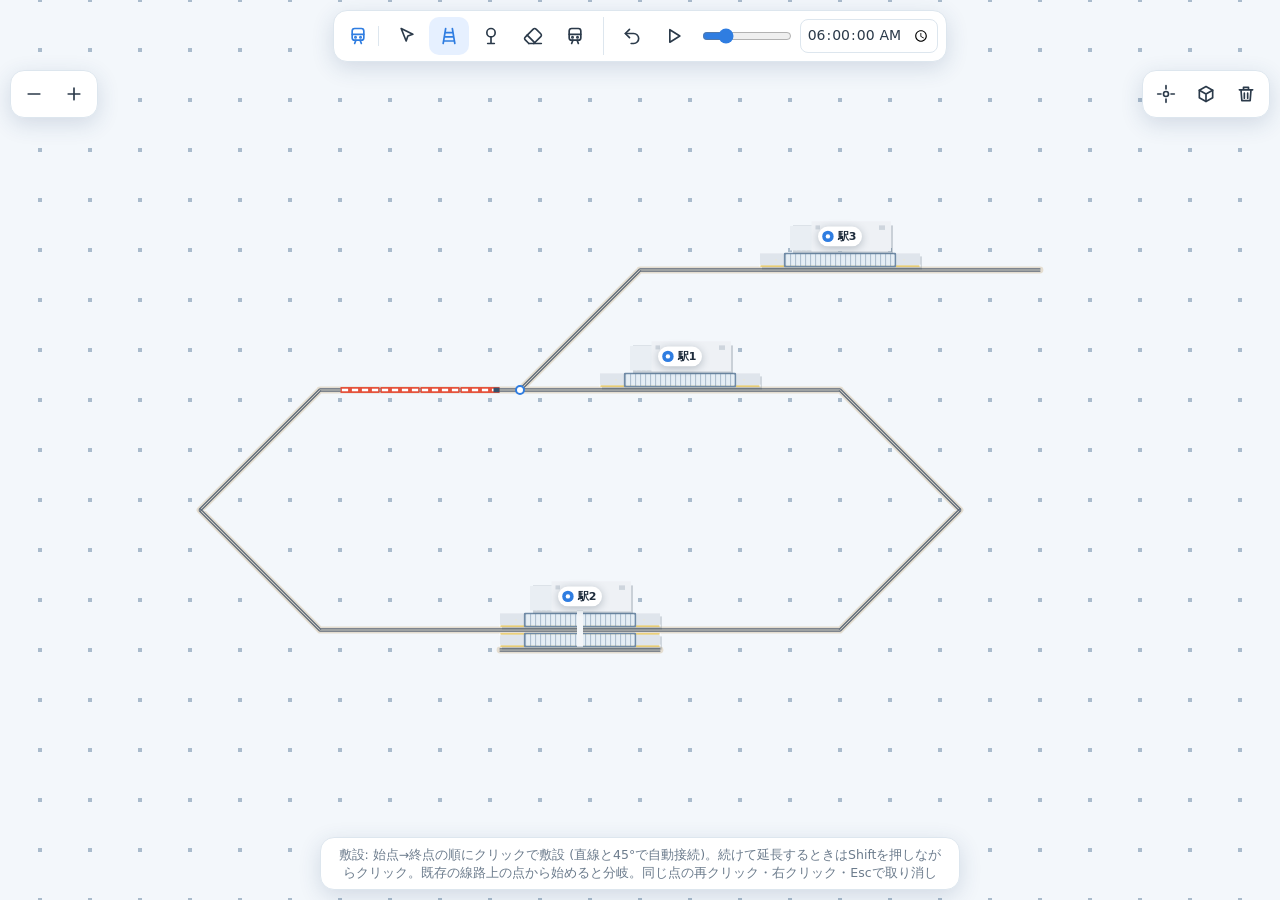
<file: index.html>
<!DOCTYPE html>
<html lang="ja">
<head>
<meta charset="utf-8">
<meta name="viewport" content="width=device-width,initial-scale=1,viewport-fit=cover">
<title>鉄道シミュレーター</title>
<link rel="stylesheet" href="css/base.css">
<link rel="stylesheet" href="css/layout.css">
<link rel="stylesheet" href="css/components.css">
</head>
<body>
<canvas id="gl"></canvas><canvas id="c"></canvas>
<div id="ui">
  <div id="bar" class="panel">
    <div class="brand" data-i="trn"><span>鉄道シミュレーター</span></div>
    <div class="grp" id="tg">
      <button data-tool="sel" data-i="sel" title="操作 (V)"><span class="lbl">操作</span></button>
      <button data-tool="lay" data-i="lay" title="線路を敷く (L)"><span class="lbl">敷設</span></button>
      <button data-tool="sta" data-i="sta" title="駅を置く (S)"><span class="lbl">駅</span></button>
      <button data-tool="erase" data-i="era" title="削除 (E)"><span class="lbl">削除</span></button>
      <button data-tool="train" data-i="trn" title="列車: 追加・ダイヤ設定 (T)"><span class="lbl">列車</span></button>
      
    </div>
    <div class="grp">
      <button id="undo" data-i="undo" title="元に戻す (Ctrl+Z)"><span class="lbl">戻す</span></button>
      <button id="play" title="再生 / 停止 (Space)"></button>
      <label class="spd"><span class="lbl">速度</span><input id="spd" type="range" min="1" max="10" step=".5" value="3" title="時間の進む速さ (1両=20mの走行=20秒)"></label><input id="clk" type="time" step="1" title="現在時刻 (変更できます)" aria-label="現在時刻">
    </div>
    </div>
  <div id="map">
    <div id="tl" class="panel zbtn"><button id="zo" data-i="minus" title="縮小" aria-label="縮小"></button><button id="zi" data-i="plus" title="拡大" aria-label="拡大"></button></div>
    <div id="tr" class="panel"><button id="home" data-i="home" title="原点に戻る" aria-label="原点に戻る"></button><button id="v3" data-i="cube" title="擬似3D表示 (3)" aria-label="3D表示"></button><button id="clr" class="danger" data-i="trash" title="すべて削除" aria-label="すべて削除"></button></div>
  </div>
  <div id="dia" class="panel" hidden role="dialog" aria-label="列車">
    <div class="dtop"><div class="dh"><b data-i="trn">列車</b><div><button id="dfit" data-i="fit" title="経路全体を地図に表示"><span>経路全体</span></button><button id="dmin" data-i="minus" title="パネルを畳んで地図を広く見る"><span>畳む</span></button><button id="dx" data-i="x" title="閉じる (Esc)"></button></div></div>
    <div id="ttabs" role="tablist"><button data-tab="add" class="on">追加</button><button data-tab="set">ダイヤ設定</button><button data-tab="gr">ダイヤグラム</button></div></div><ol id="tlist" aria-label="列車の一覧"></ol><div class="dr" id="tact"><span id="tsel"></span><div><button id="tren" data-i="edit">名前変更</button><button id="tdel" class="danger" data-i="trash">削除</button></div></div><p id="aview" class="dn">追加した列車は上の一覧に並びます。「ダイヤ設定」で運行を決められます。</p><div class="dr" id="aview2"><label>追加する列車の編成<input id="anc" class="tn" type="number" min="1" max="12" step="1" value="4" aria-label="追加する列車の両数">両 <small>(1両=20m=4マス)</small></label></div><p id="nosel" class="dn" hidden>列車がありません。「追加」を選び、線路の上に列車を置いてください。</p><div class="dr st"><label>停車時間<input id="dw" type="number" min="0" max="600" step="5">秒</label><button id="dflip" data-i="swap">向き反転</button></div><div class="dr st"><label>編成<input id="dnc" class="tn" type="number" min="1" max="12" step="1" aria-label="両数">両 <small>(1両=20m=4マス)</small></label></div><div class="dr st"><label>繰り返し間隔<input id="dh" class="tn" type="number" min="0" max="23" step="1" aria-label="時間">時間<input id="dm" class="tn" type="number" min="0" max="59" step="1" aria-label="分">分</label></div><div class="dr st"><label>複製<input id="dcm" class="tn" type="number" min="1" max="1439" step="1" value="10" aria-label="何分後">分後に走らせる</label><button id="dclone" data-i="plus">複製</button></div><p id="dpar" class="dn st" hidden></p><p id="dinfo" class="dn st"></p>
    <details class="st" id="dleg"><summary>凡例</summary><p class="dn"><span><i class="chip" style="background:#f08c1a;height:8px"></i>通る経路</span><span><i class="chip" style="background:#2f7de1;"></i>停車</span><span><i class="chip" style="background:#8e44ad;"></i>折返</span><span><i class="chip" style="background:#7b8794;"></i>通過</span><span><i class="chip" style="background:#d6336c;"></i>分岐</span><span><i class="chip" style="background:#e9f8f1;border:2px solid #1fa971;height:10px"></i>次に着く項目</span><span><i class="chip" style="background:#fff;border:2px solid #1f2d3d;height:10px"></i>選択中</span><span>点線の行=ループの前後</span><span>行をタップ/操作で地図の中心に表示</span></p></details>
    <ol id="dlist" class="st"></ol>
    <div id="gv" hidden><div class="dr"><label>表示範囲 (現在から)<select id="gspan"><option value="1800">30分</option><option value="3600" selected>1時間</option><option value="7200">2時間</option><option value="14400">4時間</option></select></label></div><canvas id="gcv"></canvas><div id="glg"></div><p class="dn">横軸=時刻 / 縦軸=駅 / 太いオレンジ=選択中の列車 / 凡例をタップで列車を切替</p></div>
  </div>
  <div id="dock">
    <div id="selp" class="panel" hidden>
      <span id="sinfo"></span><span id="pst" class="stp" hidden>ホーム<button id="pm" aria-label="ホームを減らす">−</button><b id="pcn">1</b><button id="pp" aria-label="ホームを増やす">＋</button></span><div id="psd" class="stp" hidden></div>
      <div class="acts"><button id="sdia" class="pri" data-i="clock"><span>ダイヤ</span></button>
      <button id="sact" data-i="swap"><span id="sactl"></span></button>
      <button id="sren" data-i="edit"><span>名前</span></button>
      <button id="sdel" class="danger" data-i="trash">削除</button>
      <button id="sx" data-i="x">解除</button></div>
    </div>
    <div id="act" class="panel" hidden>
      <b>敷設中</b>
      <button id="ok" class="pri" data-i="check" hidden>確定</button>
      <button id="done" data-i="flag">終了</button>
    </div>
  </div>
  <div id="foot"><div id="hint" class="panel"></div><div id="pos" class="panel"></div></div>
</div>
<script src="js/01-icons.js"></script>
<script src="js/02-state.js"></script>
<script src="js/03-track.js"></script>
<script src="js/04-storage.js"></script>
<script src="js/05-laying.js"></script>
<script src="js/06-geometry.js"></script>
<script src="js/07-trains.js"></script>
<script src="js/08-stations.js"></script>
<script src="js/09-train-tools.js"></script>
<script src="js/10-routing.js"></script>
<script src="js/11-simulation.js"></script>
<script src="js/12-diagram.js"></script>
<script src="js/13-dialog.js"></script>
<script src="js/14-system.js"></script>
<script src="js/15-webgl.js"></script>
<script src="js/16-render.js"></script>
<script src="js/17-input.js"></script>
<script src="js/18-ui.js"></script>
<script src="js/19-main.js"></script>
<script>/* 読み込み確認: js/ が読めないとき(zipを展開せずに開いた等)に原因を表示する */
if(!['rebuild','load','lay','nearEdge','addTrainAt','platPlan','go','step','gDraw','dRender','fail','glDraw','draw','click','setTool','resize'].every(function(n){return typeof window[n]==='function'}))document.body.insertAdjacentHTML('beforeend','<p style="position:fixed;inset:0;z-index:99;margin:0;padding:24px;background:#fff;color:#d9382f;font:16px/1.7 sans-serif">js フォルダのファイルを読み込めませんでした。zip を展開し、フォルダ構成を保ったまま index.html を開いてください。</p>');
</script>
</body>
</html>
</file>
<file: css/base.css>
/* css/base.css — 共通: 変数・リセット・ボタン・フォーム・パネル */
:root{--bg:#f3f7fb;--panel:#fff;--ink:#2b3a4a;--sub:#6b7b8c;--line:#dde6ee;--acc:#2f7de1;--accbg:#e6f0ff;--rt:#f08c1a;--bad:#d9382f}
*{box-sizing:border-box}
html,body{margin:0;height:100%;overflow:hidden;background:var(--bg);color:var(--ink);font:14px/1.4 "Hiragino Sans","Yu Gothic UI",Meiryo,system-ui,sans-serif}
body{-webkit-user-select:none;user-select:none;-webkit-touch-callout:none;-webkit-tap-highlight-color:transparent}
input,select{-webkit-user-select:text;user-select:text}
canvas{position:fixed;inset:0;width:100%;height:100%;display:block;touch-action:none}
[hidden]{display:none!important}
svg{width:20px;height:20px;flex:none}
button{display:inline-flex;align-items:center;gap:6px;height:38px;padding:0 10px;border:0;border-radius:10px;background:transparent;color:var(--ink);font:inherit;white-space:nowrap;cursor:pointer}
@media(hover:hover){button:hover{background:#eef3f8}}
button:focus-visible{outline:2px solid var(--acc)}
button.on{background:var(--accbg);color:var(--acc);font-weight:600}
button.pri{background:var(--acc);color:#fff;font-weight:600}
button.pri:hover{background:#2468c4}
button.danger:hover{background:#fdecec;color:var(--bad)}
label{display:flex;align-items:center;gap:6px;color:var(--sub);padding:0 4px}
select,input[type=number],input[type=time]{height:34px;border:1px solid var(--line);border-radius:8px;background:#fff;color:var(--ink);font:inherit}
input[type=range]{width:90px;accent-color:var(--acc)}
.panel{pointer-events:auto;touch-action:manipulation;background:var(--panel);border:1px solid var(--line);border-radius:14px;box-shadow:0 6px 22px rgba(40,70,110,.16)}
</file>
<file: css/layout.css>
/* css/layout.css — 画面レイアウト・上バー・選択/操作パネル・ダイヤパネルの基本・レスポンシブ */
/* 画面を 上=ツール / 中央=地図 / 右=ダイヤ / 下=操作とヒント に区切り、各パネルは自分の区画に置く(重ならない) */
#ui{position:fixed;inset:0;z-index:1;display:grid;pointer-events:none;row-gap:8px;grid-template-columns:minmax(0,1fr) auto;grid-template-rows:auto minmax(0,1fr) auto auto;grid-template-areas:"bar bar" "map side" "dock side" "foot side";padding:calc(10px + env(safe-area-inset-top,0px)) calc(10px + env(safe-area-inset-right,0px)) calc(10px + env(safe-area-inset-bottom,0px)) calc(10px + env(safe-area-inset-left,0px))}
#map{grid-area:map}
#bar{grid-area:bar;justify-self:center;max-width:100%;display:flex;flex-wrap:wrap;align-items:center;justify-content:center;gap:4px 8px;padding:6px 8px}
.brand{display:flex;align-items:center;gap:6px;padding:0 10px 0 6px;border-right:1px solid var(--line);color:var(--acc);font-weight:700;white-space:nowrap}
.grp{display:flex;align-items:center;gap:2px}
.grp+.grp{padding-left:8px;border-left:1px solid var(--line)}
#dock{grid-area:dock;justify-self:center;display:flex;flex-direction:column;align-items:center;gap:8px;max-width:100%;pointer-events:none}
#selp,#act{display:flex;align-items:center;gap:6px;padding:6px 6px 6px 14px;max-width:100%}
#sinfo{flex:1;min-width:0;font-weight:600;white-space:nowrap;overflow:hidden;text-overflow:ellipsis}
#act b{padding-right:6px;color:var(--acc);white-space:nowrap}
#foot{grid-area:foot;display:flex;justify-content:space-between;align-items:flex-end;gap:8px;pointer-events:none}
#hint{flex:0 1 640px;min-width:0;padding:8px 12px;color:var(--sub);font-size:12.5px}
#pos{flex:none;padding:6px 10px;color:var(--sub);font-size:12.5px;font-variant-numeric:tabular-nums}
#dia{grid-area:side;align-self:start;width:340px;max-height:100%;margin-left:8px;display:flex;flex-direction:column;gap:10px;padding:12px;border-top:3px solid var(--rt)}
.dh,.dr{display:flex;align-items:center;justify-content:space-between;gap:6px}
.dh b{display:flex;align-items:center;gap:6px;font-size:15px}
.dh b svg{color:var(--rt)}
.dh div{display:flex;gap:2px}
.dn{display:flex;flex-wrap:wrap;gap:2px 12px;margin:0;color:var(--sub);font-size:12px}
.dn span{display:inline-flex;align-items:center;gap:5px}
.chip{width:14px;height:6px;border-radius:3px}
#dw{width:64px;padding:0 6px}
#dlist{position:relative;flex:1 1 auto;min-height:0;margin:0;padding:0;list-style:none;overflow-y:auto;display:flex;flex-direction:column;gap:6px;touch-action:pan-y}
#dlist li{display:flex;align-items:center;gap:8px;padding:6px 8px;border:1px solid var(--line);border-radius:10px;cursor:pointer}
#dlist li:hover{border-color:#b9c8d8}
#dlist .no{flex:none;width:22px;height:22px;border-radius:50%;background:var(--rt);color:#fff;font:700 12px/22px system-ui,sans-serif;text-align:center}
#dlist .nm{flex:1;min-width:0;overflow:hidden;text-overflow:ellipsis;white-space:nowrap}
#dlist .nm small{color:var(--sub);font-size:12px}
#dlist li.cur{border-color:var(--acc);background:var(--accbg)}
#dlist li.cur .no{background:var(--acc)}
#dlist li.empty{color:var(--sub);border-style:dashed;cursor:default}
#dlist select{flex:none;max-width:50%}
#dlist li{flex-wrap:wrap}
.sub{flex:1 0 100%;display:flex;align-items:center;gap:6px;padding-left:30px;color:var(--sub);font-size:12px;font-variant-numeric:tabular-nums}
.sub label{margin-left:auto;padding:0;font-size:12px}
.sub input{height:30px;width:100px;padding:0 4px}
.sub .cl{height:28px;padding:0 8px;color:var(--sub)}
.tn{width:56px;padding:0 6px}
#clk{width:auto;min-width:112px;padding:0 6px;font-variant-numeric:tabular-nums}
#dinfo.bad{color:var(--bad)}
#gl{pointer-events:none}
html{-webkit-text-size-adjust:100%;text-size-adjust:100%}
#gcv{position:static;inset:auto;width:100%;height:clamp(170px,30vh,260px);touch-action:auto;background:#fbfdff;border:1px solid var(--line);border-radius:8px}
#gv{display:flex;flex:none;flex-direction:column;gap:8px;min-height:0}
#glg{display:flex;flex-wrap:wrap;gap:2px 4px}
#glg button{height:28px;padding:0 8px;font-size:12px}
.tabs{display:flex;gap:2px}
#dia.wide{width:min(660px,62vw)}
body{overscroll-behavior:none}
#dlist select{max-width:60%}
.stp{display:flex;align-items:center;gap:2px;color:var(--sub);font-size:13px;white-space:nowrap}
.stp b{min-width:22px;text-align:center;color:var(--ink);font-variant-numeric:tabular-nums}
.stp button{width:34px;height:34px;padding:0;justify-content:center;background:#eef3f8;font-size:18px;line-height:1}
.stp button:hover{background:var(--accbg)}
#psd{display:flex;align-items:center;flex-wrap:wrap;gap:6px 10px;white-space:normal}
#psd .seg{display:inline-flex;gap:2px;padding:2px;border-radius:10px;background:#eef3f8}
#psd .seg button{width:auto;height:30px;padding:0 11px;border-radius:8px;background:transparent;font-size:13px;color:var(--ink)}
#psd .seg button.on{background:#fff;color:var(--acc);font-weight:600;box-shadow:0 1px 3px rgba(40,70,110,.22)}
#psd .seg button.no{opacity:.55}
#psd #pfl{width:auto;padding:0 12px;font-size:13px}
/* ---- レイアウト固定: 画面幅ごとに「どの行に何を置くか」を決め、折り返しで崩さない ----
   上バー  : 広い画面=1行 (幅に応じて 文字つき→アイコンのみ) / 狭い・タッチ=3行 (ツール / 再生 / 表示)
   選択パネル: 広い(900px〜)=行1[名前・番線数・ボタン] 行2[駅の設定] / 狭い=行1[名前・番線数] 行2[駅の設定(縦3段)] 行3[ボタン] */
#bar{flex-wrap:nowrap}
.spd{min-width:0}#spd{flex:0 1 90px;min-width:44px}#clk{flex:none}
#dock{justify-self:stretch;container:dock/inline-size}
#act{flex-wrap:wrap;row-gap:6px;justify-content:center}
#selp{display:grid;grid-template-columns:minmax(0,1fr) auto;grid-template-areas:"i p" "d d" "a a";align-items:center;column-gap:6px}
#sinfo{grid-area:i;min-width:6em}#pst{grid-area:p}
.acts{grid-area:a;display:flex;align-items:center;gap:6px;margin-top:6px}
.acts button{flex:1;justify-content:center}
#psd{grid-area:d;margin-top:6px;flex-direction:column;flex-wrap:nowrap;align-items:stretch;gap:6px}
#psd .r{display:flex;align-items:center;gap:8px}
#psd .k{flex:none;color:var(--sub)}
#psd .r .seg{flex:1 1 auto}#psd .seg button{flex:1 1 0;justify-content:center;padding:0 4px}
@container dock (min-width:900px){
#selp{grid-template-columns:minmax(0,1fr) auto auto;grid-template-areas:"i p a" "d d d"}
.acts{margin-top:0}
#psd{flex-direction:row;justify-content:center;align-items:center;gap:14px}
#psd .r .seg{flex:none}#psd .seg button{flex:none;padding:0 11px}
}
@media(max-width:1479px){.brand span{display:none}}
@media(max-width:1319px){.lbl{display:none}}
@media(pointer:coarse),(max-width:960px){
#ui{grid-template-columns:minmax(0,1fr);grid-template-rows:auto minmax(0,1fr) auto auto auto;grid-template-areas:"foot" "map" "side" "dock" "bar"}
#bar{width:100%}
.brand,.zbtn,#pos{display:none}
.grp+.grp{padding:0;border:0}
.grp button{flex-direction:column;justify-content:center;gap:0;height:52px;min-width:52px;padding:0 6px;font-size:10.5px}
.grp .lbl{display:block}
.spd .lbl{display:none}
input[type=range]{width:72px}
#hint{flex:1;padding:6px 10px;font-size:12px;text-align:center}
#dia{width:auto;margin:0;max-height:min(42vh,340px)}
#dia button{height:44px;min-width:44px}
input,select{font-size:16px}
#dia.wide{width:auto;max-height:min(62vh,480px)}
#selp,#act{width:100%;padding:8px}
#act b{flex:1 0 100%}
#act button{flex:1;justify-content:center}
.acts button{height:48px;flex-direction:column;gap:2px;font-size:11px;padding:0 4px;min-width:0}
#pst button{width:44px;height:44px;flex:none}
#psd .seg button,#psd #pfl{height:40px;min-width:0}
#psd .k{min-width:4.2em}
#bar{flex-direction:column;align-items:stretch;gap:6px;width:min(100%,640px);padding:6px}
#bar .grp{display:grid;gap:4px;padding:0;border:0}
#bar .grp button{min-width:0}
#bar .grp:nth-child(2){grid-template-columns:repeat(5,minmax(0,1fr))}
#bar .grp:nth-child(3){grid-template-columns:52px 52px minmax(0,1fr) auto}
#bar .grp:nth-child(4){grid-auto-flow:column;grid-auto-columns:minmax(0,1fr)}
.spd{display:flex;align-items:center;padding:0 8px}.spd input{width:100%}
}
</file>
<file: css/components.css>
/* css/components.css — 追加分: 地図上ボタン・ダイヤ一覧・列車パネル・3D/作業中の表示切替 */
/* ---- 追加: 左右上パネル / 一覧の見切れ / 選択・設定済み / 操作中の非表示 ---- */
#map{position:relative}
#tl,#tr{position:absolute;top:0;display:flex;gap:2px;padding:4px;pointer-events:auto}
#tl{left:0}#tr{right:0}
#tl button,#tr button{width:38px;height:38px;padding:0;justify-content:center}
body.busy #bar #tg,body.busy #tr{display:none!important}
#pos:empty{display:none}
#foot{display:grid;grid-template-columns:minmax(0,1fr) minmax(0,640px) minmax(0,1fr);align-items:end}
#hint{grid-column:2;text-align:center}#pos{grid-column:3;justify-self:end}
#selp,#act{min-width:min(100%,460px)}
#dia{overflow-x:hidden;overflow-y:auto;overscroll-behavior:contain;touch-action:pan-y;padding-top:0}.dtop{display:flex;flex-direction:column;gap:10px;margin:0 -12px;padding:12px 12px 8px;background:var(--panel);border-radius:11px 11px 0 0}#tlist{overflow-x:hidden}@media(min-width:961px) and (pointer:fine){.dtop{position:sticky;top:0;z-index:3}#dia{scroll-padding-top:112px}}@media(max-width:380px){.dh button span{display:none}}
#dlist{flex:none;min-height:0;overflow:visible}
#dlist li{display:grid;grid-template-columns:24px minmax(0,1fr);align-items:start;gap:4px 8px;padding:8px 10px;border-left-width:4px}
#dlist .no{grid-row:1;margin-top:1px}
#dlist .nm{grid-column:2;grid-row:1;white-space:normal;overflow:visible;overflow-wrap:anywhere;font-weight:600}
#dlist select{grid-column:2;grid-row:2;width:100%;max-width:100%;min-width:0;text-overflow:ellipsis}
#dlist .sub{grid-column:2;grid-row:3;padding-left:0;flex-wrap:wrap}
#dlist .eta{flex:1 1 auto;min-width:0}
#dlist li.sel{border-color:var(--rt);background:#fff6e8;box-shadow:0 0 0 2px rgba(240,140,26,.3)}
#dlist li.set{border-left-color:var(--rt)}
.tg{display:none;margin-left:6px;padding:0 7px;border-radius:9px;background:#ffe9cc;color:#a85d05;font:600 11px/18px system-ui,sans-serif;vertical-align:1px}
#dlist li.set .tg{display:inline-block}
@media(pointer:coarse),(max-width:960px){#dia{max-height:min(60vh,500px)}#dia.wide{max-height:min(64vh,500px)}#tl,#tr{padding:3px}#tr button{width:44px;height:44px}}
/* ---- 追加: 項目の種類別の配色 / 発車時刻の既定値 / 複製 ---- */
#dlist li.kg{border-left-color:#2f7de1}#dlist li.kt{border-left-color:#8e44ad}#dlist li.kp{border-left-color:#7b8794}#dlist li.kb{border-left-color:#d6336c}
#dlist li.kg .no{background:#2f7de1}#dlist li.kt .no{background:#8e44ad}#dlist li.kp .no{background:#7b8794}#dlist li.kb .no{background:#d6336c}
#dlist li.cur{border-color:#1fa971;background:#e9f8f1}#dlist li.cur .no{box-shadow:0 0 0 3px rgba(31,169,113,.45)}
#dlist li.sel{border-color:#1f2d3d;background:#f1f5f9;box-shadow:0 0 0 2px rgba(31,45,61,.22)}
.sub input.df{color:var(--sub);font-style:italic}
.dr{flex-wrap:wrap}
#dia :disabled{opacity:.55;cursor:not-allowed}
/* ---- 列車パネル: 追加 / ダイヤ設定 / ダイヤグラム、列車一覧、ループ前後の行 ---- */
#ttabs{display:flex;gap:2px;padding:2px;border-radius:10px;background:#eef3f8}
#ttabs button{flex:1;justify-content:center;height:32px;padding:0 6px;border-radius:8px;font-size:13px}
#ttabs button.on{background:#fff;color:var(--acc);font-weight:600;box-shadow:0 1px 3px rgba(40,70,110,.22)}
#tlist{position:relative;flex:none;margin:0;padding:0;list-style:none;display:flex;flex-direction:column;gap:4px;max-height:min(176px,26vh);overflow-y:auto;touch-action:pan-y}
#tlist li{display:flex;align-items:center;gap:8px;min-height:36px;padding:4px 8px;border:1px solid var(--line);border-left:4px solid #b9c8d8;border-radius:10px;cursor:pointer}
#tlist li.c{margin-left:18px}
#tlist li.on{border-color:var(--rt);border-left-color:var(--rt);background:#fff6e8}
#tlist li.empty{color:var(--sub);border-style:dashed;cursor:default}
#tlist .no{flex:none;min-width:22px;height:22px;border-radius:11px;background:var(--rt);color:#fff;font:700 12px/22px system-ui,sans-serif;text-align:center}
#tlist li.c .no{background:#b9c8d8}
#tlist .nm{flex:1;min-width:0;overflow:hidden;text-overflow:ellipsis;white-space:nowrap;font-weight:600}
#tlist small{flex:none;max-width:48%;overflow:hidden;text-overflow:ellipsis;white-space:nowrap;color:var(--sub);font-size:12px}
#tact{flex-wrap:nowrap}
#tsel{flex:1;min-width:0;overflow:hidden;text-overflow:ellipsis;white-space:nowrap;font-weight:600}
#tsel::before{content:"選択中: ";color:var(--sub);font-weight:400}
#tact div{display:flex;flex:none;gap:2px}
#dlist li.ghost{opacity:.62;border-style:dashed;cursor:default;background:transparent}
#dlist li.ghost .nm{font-weight:400}
#dlist li.ghost small:first-child{margin-right:6px;color:var(--rt);font-weight:600}
/* ---- 追加: 向きの選択 / パネルを畳む / 作業中は不要なパネルを隠す / ダイヤ設定中も地図を見せる ---- */
#dlist li.ghost{opacity:.85}#dleg summary{cursor:pointer;color:var(--sub);font-size:12px;padding:2px 0}#dleg p{margin-top:4px}
.ar{width:14px;height:14px;margin:0 3px;vertical-align:-2px;color:var(--sub)}#tlist .no svg{width:14px;height:14px;vertical-align:-3px}
#dia.min>:not(.dtop){display:none!important}#dia.min #ttabs{display:none}#dia.min .dtop{position:static;margin:0;padding:12px 0 0}#dia.min,#dia.min.wide{width:auto;max-height:none}
body[data-md] #tr,body[data-md=dia] #tg,body[data-md=lay] #tg,body[data-md=dia] #pos,body[data-md=dia] #tl{display:none!important}
body[data-md=dia] #tg+.grp,body[data-md=lay] #tg+.grp{padding-left:0;border-left:0}
@media(min-width:961px) and (pointer:fine){#dia.wide{width:min(560px,48vw)}}
@media(pointer:coarse),(max-width:960px){body[data-md=dia] #dia,body[data-md=dia] #dia.wide{max-height:min(44vh,380px)}}
@media(pointer:coarse),(max-width:960px){#tlist{max-height:min(136px,20vh)}#dia #ttabs button{height:40px}}
</file>
